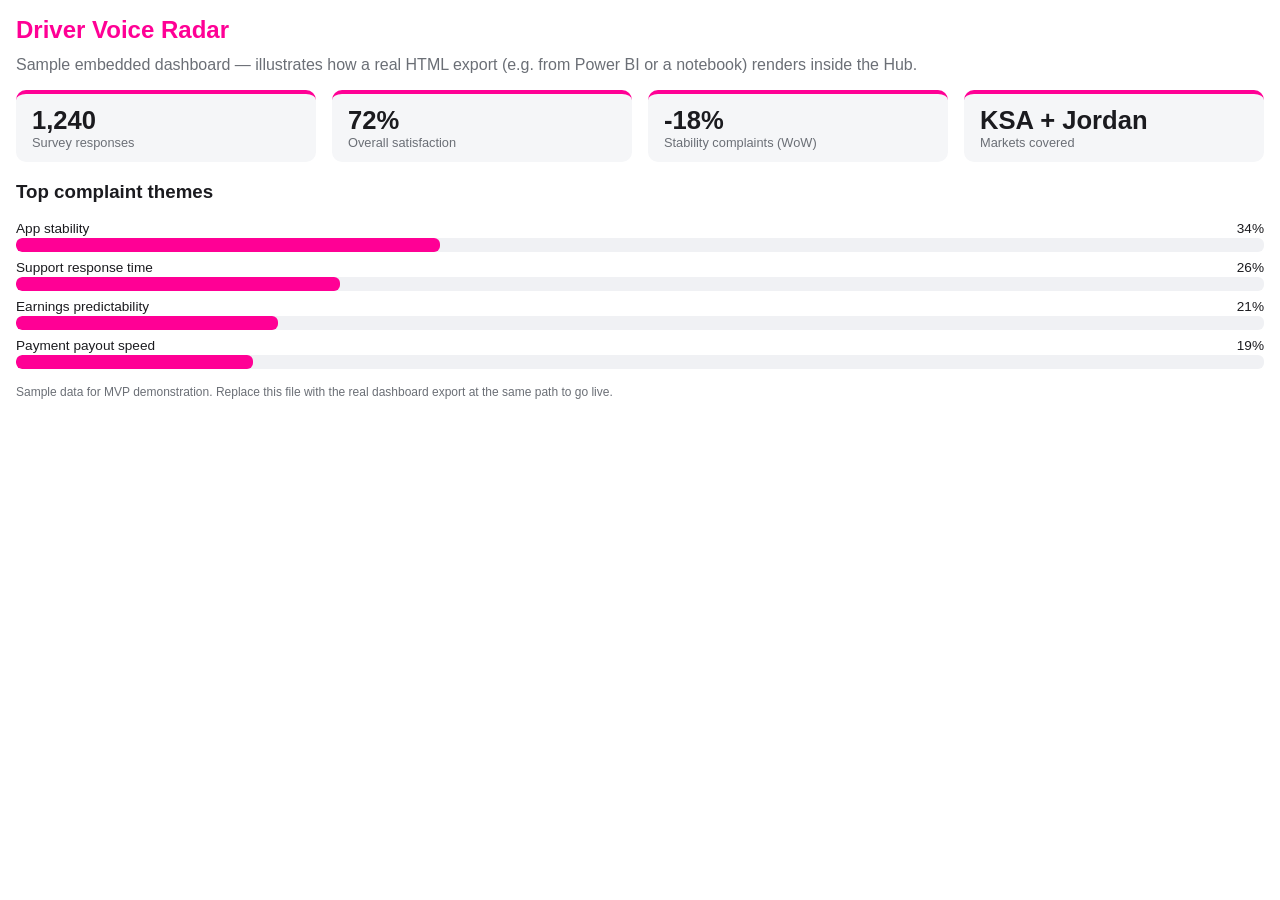
<file: dashboard_files/driver_voice_radar.html>
<!DOCTYPE html>
<html lang="en">
<head>
<meta charset="UTF-8" />
<title>Driver Voice Radar - Sample Dashboard</title>
<style>
  body { font-family: 'Poppins', Arial, sans-serif; margin: 0; padding: 16px; background: #ffffff; color: #1B1B1F; }
  h2 { color: #FF0095; margin-top: 0; }
  .row { display: flex; gap: 16px; flex-wrap: wrap; margin-bottom: 16px; }
  .stat { flex: 1; min-width: 140px; background: #F5F6F8; border-top: 4px solid #FF0095; border-radius: 10px; padding: 12px 16px; }
  .stat .value { font-size: 1.6rem; font-weight: 700; }
  .stat .label { font-size: 0.8rem; color: #6B6F76; }
  .bar-wrap { margin-bottom: 8px; }
  .bar-label { font-size: 0.85rem; margin-bottom: 2px; display: flex; justify-content: space-between; }
  .bar-bg { background: #F0F1F4; border-radius: 6px; height: 14px; overflow: hidden; }
  .bar-fill { background: #FF0095; height: 100%; border-radius: 6px; }
  .note { font-size: 0.75rem; color: #6B6F76; margin-top: 16px; }
</style>
</head>
<body>
  <h2>Driver Voice Radar</h2>
  <p style="color:#6B6F76; margin-top:-8px;">Sample embedded dashboard &mdash; illustrates how a real HTML export (e.g. from Power BI or a notebook) renders inside the Hub.</p>

  <div class="row">
    <div class="stat"><div class="value">1,240</div><div class="label">Survey responses</div></div>
    <div class="stat"><div class="value">72%</div><div class="label">Overall satisfaction</div></div>
    <div class="stat"><div class="value">-18%</div><div class="label">Stability complaints (WoW)</div></div>
    <div class="stat"><div class="value">KSA + Jordan</div><div class="label">Markets covered</div></div>
  </div>

  <h3>Top complaint themes</h3>
  <div class="bar-wrap">
    <div class="bar-label"><span>App stability</span><span>34%</span></div>
    <div class="bar-bg"><div class="bar-fill" style="width:34%"></div></div>
  </div>
  <div class="bar-wrap">
    <div class="bar-label"><span>Support response time</span><span>26%</span></div>
    <div class="bar-bg"><div class="bar-fill" style="width:26%"></div></div>
  </div>
  <div class="bar-wrap">
    <div class="bar-label"><span>Earnings predictability</span><span>21%</span></div>
    <div class="bar-bg"><div class="bar-fill" style="width:21%"></div></div>
  </div>
  <div class="bar-wrap">
    <div class="bar-label"><span>Payment payout speed</span><span>19%</span></div>
    <div class="bar-bg"><div class="bar-fill" style="width:19%"></div></div>
  </div>

  <p class="note">Sample data for MVP demonstration. Replace this file with the real dashboard export at the same path to go live.</p>
</body>
</html>
</file>
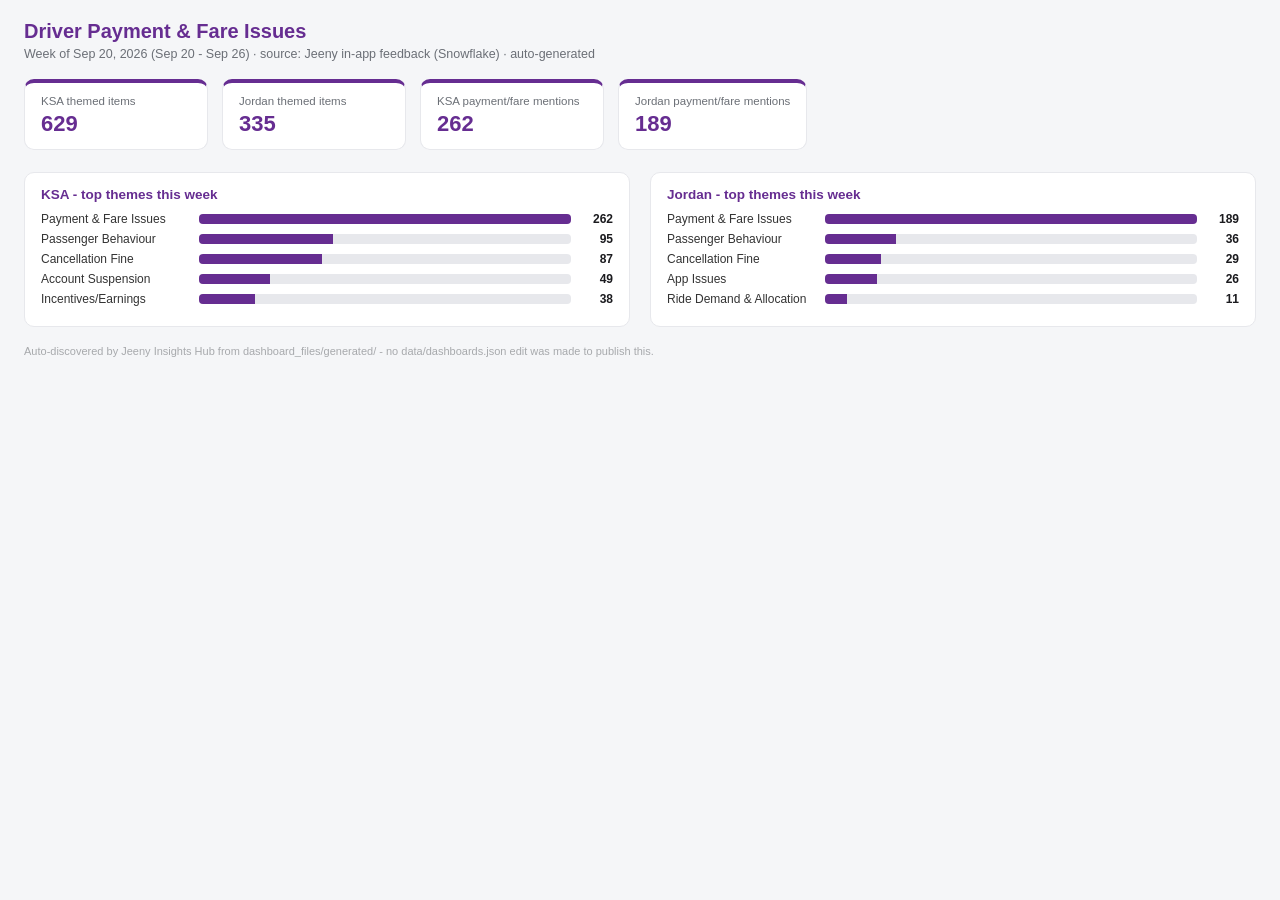
<file: dashboard_files/generated/driver-payment-fare-2026-09-20.html>
<!DOCTYPE html>
<html lang="en">
<head>
<meta charset="UTF-8" />
<title>Driver Payment & Fare Issues - Week of Sep 20</title>
<style>
  body { font-family: 'Poppins', -apple-system, sans-serif; margin: 0; padding: 20px 24px; background: #F5F6F8; color: #1B1B1F; }
  h1 { color: #662D91; font-size: 20px; margin: 0 0 4px; }
  .sub { color: #6B6F76; font-size: 12.5px; margin-bottom: 18px; }
  .tiles { display: flex; gap: 14px; margin-bottom: 22px; flex-wrap: wrap; }
  .tile { background: #fff; border: 1px solid #E7E8EC; border-top: 4px solid #662D91; border-radius: 10px; padding: 12px 16px; min-width: 150px; }
  .tile .label { font-size: 11.5px; color: #6B6F76; margin-bottom: 4px; }
  .tile .value { font-size: 22px; font-weight: 700; color: #662D91; }
  .cols { display: flex; gap: 20px; flex-wrap: wrap; }
  .col { flex: 1; min-width: 300px; background: #fff; border: 1px solid #E7E8EC; border-radius: 10px; padding: 14px 16px; }
  .col h2 { font-size: 13.5px; color: #662D91; margin: 0 0 10px; }
  .row { display: flex; align-items: center; gap: 8px; margin-bottom: 6px; font-size: 12px; }
  .row .name { width: 150px; flex-shrink: 0; color: #333; }
  .bar-track { flex: 1; background: #E7E8EC; border-radius: 4px; height: 10px; overflow: hidden; }
  .bar-fill { height: 100%; background: #662D91; }
  .row .n { width: 34px; text-align: right; font-weight: 600; color: #1B1B1F; }
  footer { margin-top: 18px; font-size: 11px; color: #A7A9AC; }
</style>
</head>
<body>
  <h1>Driver Payment & Fare Issues</h1>
  <div class="sub">Week of Sep 20, 2026 (Sep 20 - Sep 26) &middot; source: Jeeny in-app feedback (Snowflake) &middot; auto-generated</div>

  <div class="tiles">
    <div class="tile"><div class="label">KSA themed items</div><div class="value">629</div></div>
    <div class="tile"><div class="label">Jordan themed items</div><div class="value">335</div></div>
    <div class="tile"><div class="label">KSA payment/fare mentions</div><div class="value">262</div></div>
    <div class="tile"><div class="label">Jordan payment/fare mentions</div><div class="value">189</div></div>
  </div>

  <div class="cols">
    <div class="col">
      <h2>KSA - top themes this week</h2>
      <div class="row"><div class="name">Payment & Fare Issues</div><div class="bar-track"><div class="bar-fill" style="width:100%"></div></div><div class="n">262</div></div>
      <div class="row"><div class="name">Passenger Behaviour</div><div class="bar-track"><div class="bar-fill" style="width:36%"></div></div><div class="n">95</div></div>
      <div class="row"><div class="name">Cancellation Fine</div><div class="bar-track"><div class="bar-fill" style="width:33%"></div></div><div class="n">87</div></div>
      <div class="row"><div class="name">Account Suspension</div><div class="bar-track"><div class="bar-fill" style="width:19%"></div></div><div class="n">49</div></div>
      <div class="row"><div class="name">Incentives/Earnings</div><div class="bar-track"><div class="bar-fill" style="width:15%"></div></div><div class="n">38</div></div>
    </div>
    <div class="col">
      <h2>Jordan - top themes this week</h2>
      <div class="row"><div class="name">Payment & Fare Issues</div><div class="bar-track"><div class="bar-fill" style="width:100%"></div></div><div class="n">189</div></div>
      <div class="row"><div class="name">Passenger Behaviour</div><div class="bar-track"><div class="bar-fill" style="width:19%"></div></div><div class="n">36</div></div>
      <div class="row"><div class="name">Cancellation Fine</div><div class="bar-track"><div class="bar-fill" style="width:15%"></div></div><div class="n">29</div></div>
      <div class="row"><div class="name">App Issues</div><div class="bar-track"><div class="bar-fill" style="width:14%"></div></div><div class="n">26</div></div>
      <div class="row"><div class="name">Ride Demand & Allocation</div><div class="bar-track"><div class="bar-fill" style="width:6%"></div></div><div class="n">11</div></div>
    </div>
  </div>

  <footer>Auto-discovered by Jeeny Insights Hub from dashboard_files/generated/ - no data/dashboards.json edit was made to publish this.</footer>
</body>
</html>
</file>
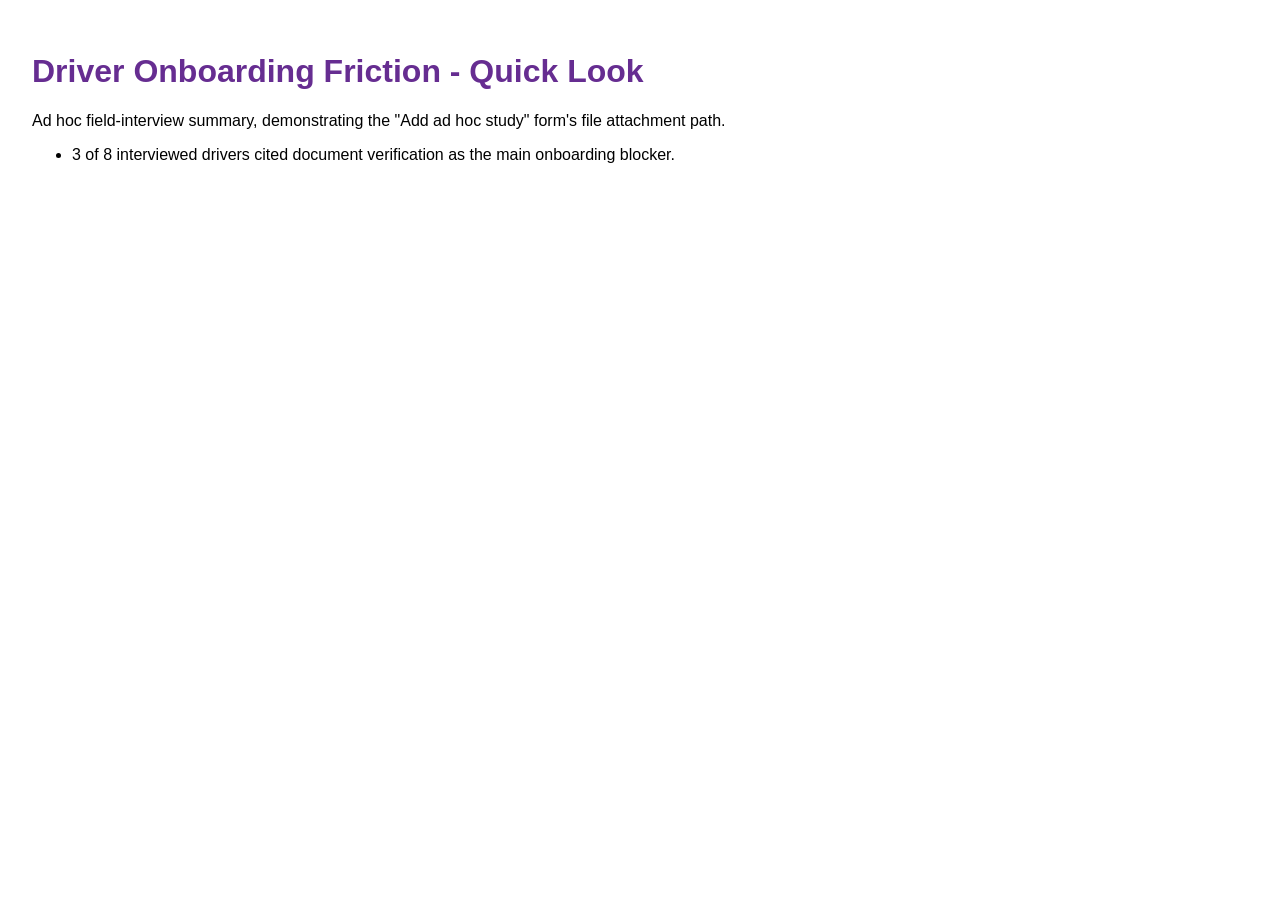
<file: dashboard_files/runs/adhoc-driver-onboarding-friction-quick-look/adhoc-driver-onboarding-friction-quick-look-2026-09-22.html>
<!DOCTYPE html>
<html><head><meta charset="utf-8"><title>Demo ad hoc report</title></head>
<body style="font-family:sans-serif;padding:24px;">
<h1 style="color:#662D91;">Driver Onboarding Friction - Quick Look</h1>
<p>Ad hoc field-interview summary, demonstrating the "Add ad hoc study" form's file attachment path.</p>
<ul><li>3 of 8 interviewed drivers cited document verification as the main onboarding blocker.</li></ul>
</body></html>
</file>
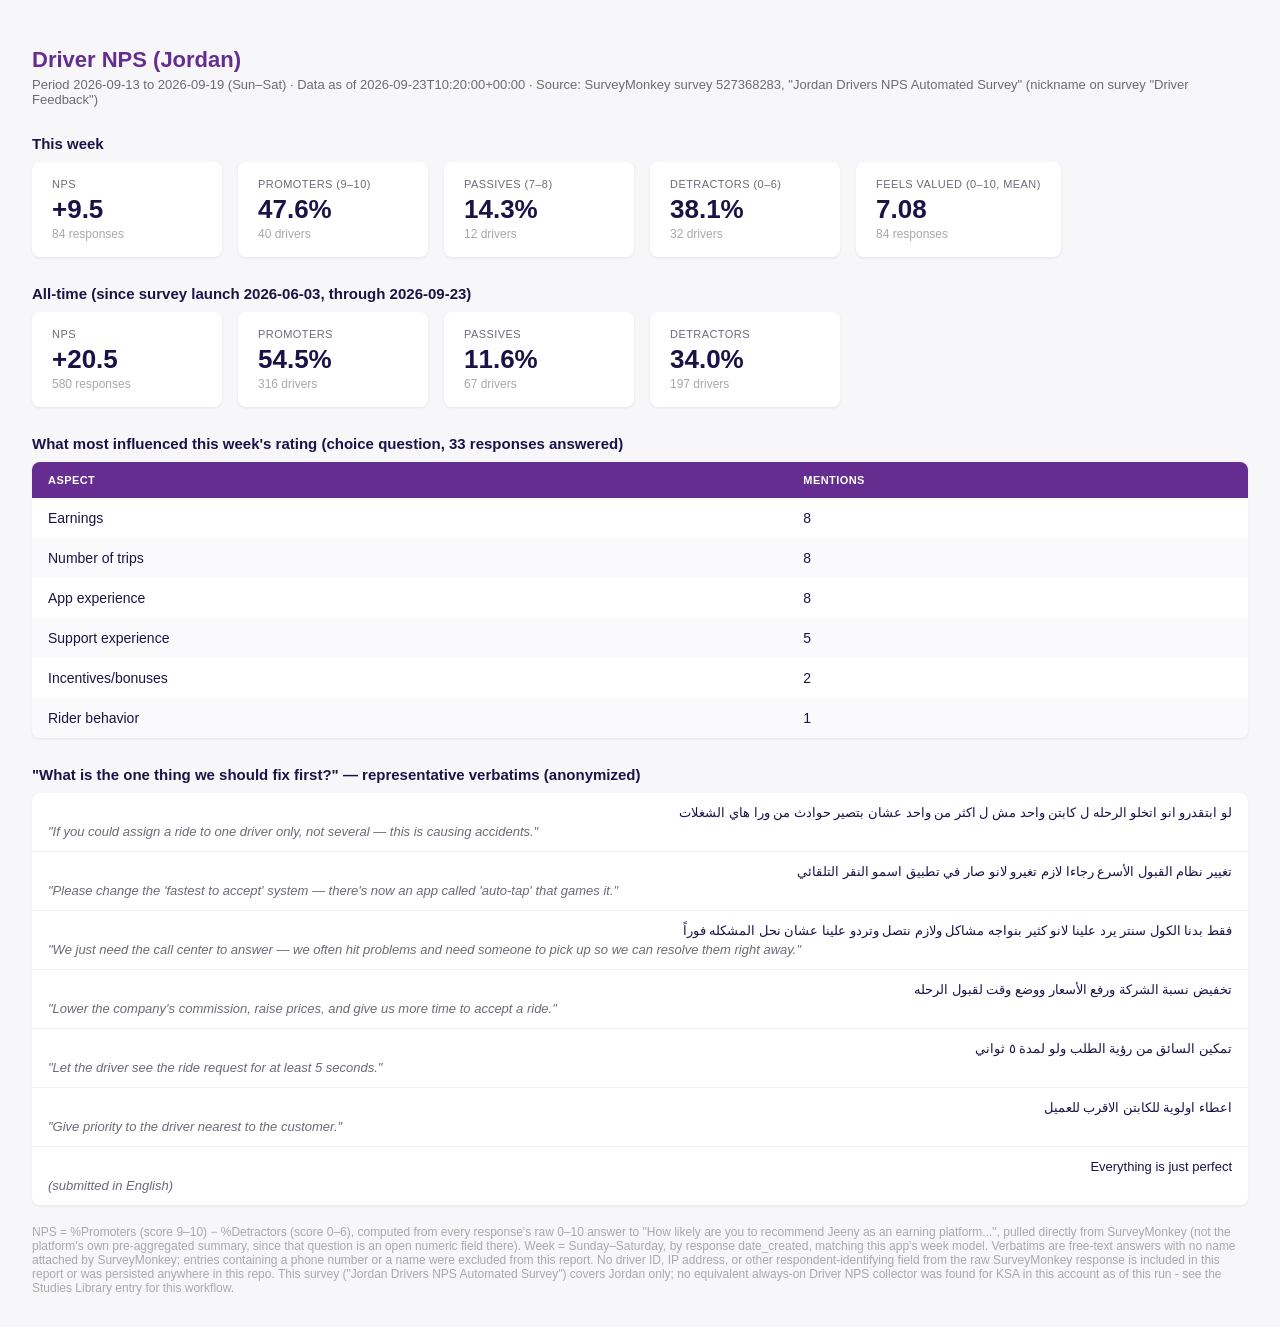
<file: dashboard_files/runs/wf-driver-nps/wf-driver-nps-2026-09-13.html>
<!DOCTYPE html>
<html lang="en">
<head>
<meta charset="utf-8">
<title>Driver NPS (Jordan) - 2026-09-13 to 2026-09-19</title>
<style>
  body { font-family: -apple-system, Segoe UI, Roboto, sans-serif; margin: 0; padding: 32px; background: #F7F7F9; color: #1A1347; }
  h1 { color: #662D91; font-size: 22px; margin-bottom: 4px; }
  h2 { color: #1A1347; font-size: 15px; margin: 28px 0 10px; }
  .caption { color: #6B6B76; font-size: 13px; margin-bottom: 24px; }
  .stat-row { display: flex; gap: 16px; margin-bottom: 8px; flex-wrap: wrap; }
  .stat-card { background: #fff; border-radius: 8px; box-shadow: 0 1px 3px rgba(0,0,0,0.08); padding: 16px 20px; min-width: 150px; }
  .stat-card .label { font-size: 11px; text-transform: uppercase; letter-spacing: 0.04em; color: #6B6B76; }
  .stat-card .value { font-size: 26px; font-weight: 700; color: #1A1347; margin-top: 4px; }
  .stat-card .sub { font-size: 12px; color: #A7A9AC; margin-top: 2px; }
  table { width: 100%; border-collapse: collapse; background: #fff; border-radius: 8px; overflow: hidden; box-shadow: 0 1px 3px rgba(0,0,0,0.08); }
  th, td { padding: 12px 16px; text-align: left; font-size: 14px; }
  th { background: #662D91; color: #fff; font-size: 11px; text-transform: uppercase; letter-spacing: 0.04em; }
  tr:nth-child(even) { background: #FAFAFC; }
  ul.quotes { list-style: none; margin: 0; padding: 0; background: #fff; border-radius: 8px; box-shadow: 0 1px 3px rgba(0,0,0,0.08); }
  ul.quotes li { padding: 12px 16px; border-bottom: 1px solid #F0F0F3; font-size: 13px; }
  ul.quotes li:last-child { border-bottom: none; }
  ul.quotes .orig { color: #1A1347; direction: rtl; text-align: right; margin-bottom: 4px; }
  ul.quotes .en { color: #6B6B76; font-style: italic; }
  .note { margin-top: 20px; font-size: 12px; color: #A7A9AC; }
</style>
</head>
<body>
  <h1>Driver NPS (Jordan)</h1>
  <div class="caption">
    Period 2026-09-13 to 2026-09-19 (Sun&ndash;Sat) &middot;
    Data as of 2026-09-23T10:20:00+00:00 &middot;
    Source: SurveyMonkey survey 527368283, "Jordan Drivers NPS Automated Survey" (nickname on survey "Driver Feedback")
  </div>

  <h2>This week</h2>
  <div class="stat-row">
    <div class="stat-card"><div class="label">NPS</div><div class="value">+9.5</div><div class="sub">84 responses</div></div>
    <div class="stat-card"><div class="label">Promoters (9&ndash;10)</div><div class="value">47.6%</div><div class="sub">40 drivers</div></div>
    <div class="stat-card"><div class="label">Passives (7&ndash;8)</div><div class="value">14.3%</div><div class="sub">12 drivers</div></div>
    <div class="stat-card"><div class="label">Detractors (0&ndash;6)</div><div class="value">38.1%</div><div class="sub">32 drivers</div></div>
    <div class="stat-card"><div class="label">Feels valued (0&ndash;10, mean)</div><div class="value">7.08</div><div class="sub">84 responses</div></div>
  </div>

  <h2>All-time (since survey launch 2026-06-03, through 2026-09-23)</h2>
  <div class="stat-row">
    <div class="stat-card"><div class="label">NPS</div><div class="value">+20.5</div><div class="sub">580 responses</div></div>
    <div class="stat-card"><div class="label">Promoters</div><div class="value">54.5%</div><div class="sub">316 drivers</div></div>
    <div class="stat-card"><div class="label">Passives</div><div class="value">11.6%</div><div class="sub">67 drivers</div></div>
    <div class="stat-card"><div class="label">Detractors</div><div class="value">34.0%</div><div class="sub">197 drivers</div></div>
  </div>

  <h2>What most influenced this week's rating (choice question, 33 responses answered)</h2>
  <table>
    <thead><tr><th>Aspect</th><th>Mentions</th></tr></thead>
    <tbody>
      <tr><td>Earnings</td><td>8</td></tr>
      <tr><td>Number of trips</td><td>8</td></tr>
      <tr><td>App experience</td><td>8</td></tr>
      <tr><td>Support experience</td><td>5</td></tr>
      <tr><td>Incentives/bonuses</td><td>2</td></tr>
      <tr><td>Rider behavior</td><td>1</td></tr>
    </tbody>
  </table>

  <h2>"What is the one thing we should fix first?" &mdash; representative verbatims (anonymized)</h2>
  <ul class="quotes">
    <li>
      <div class="orig">لو ابتقدرو انو اتخلو الرحله ل كابتن واحد مش ل اكثر من واحد عشان بتصير حوادث من ورا هاي الشغلات</div>
      <div class="en">"If you could assign a ride to one driver only, not several &mdash; this is causing accidents."</div>
    </li>
    <li>
      <div class="orig">تغيير نظام القبول الأسرع رجاءا لازم تغيرو لانو صار في تطبيق اسمو النقر التلقائي</div>
      <div class="en">"Please change the 'fastest to accept' system &mdash; there's now an app called 'auto-tap' that games it."</div>
    </li>
    <li>
      <div class="orig">فقط بدنا الكول سنتر يرد علينا لانو كثير بنواجه مشاكل ولازم نتصل وتردو علينا عشان نحل المشكله فوراً</div>
      <div class="en">"We just need the call center to answer &mdash; we often hit problems and need someone to pick up so we can resolve them right away."</div>
    </li>
    <li>
      <div class="orig">تخفيض نسبة الشركة ورفع الأسعار ووضع وقت لقبول الرحله</div>
      <div class="en">"Lower the company's commission, raise prices, and give us more time to accept a ride."</div>
    </li>
    <li>
      <div class="orig">تمكين السائق من رؤية الطلب ولو لمدة ٥ ثواني</div>
      <div class="en">"Let the driver see the ride request for at least 5 seconds."</div>
    </li>
    <li>
      <div class="orig">اعطاء اولوية للكابتن الاقرب للعميل</div>
      <div class="en">"Give priority to the driver nearest to the customer."</div>
    </li>
    <li>
      <div class="orig">Everything is just perfect</div>
      <div class="en">(submitted in English)</div>
    </li>
  </ul>

  <div class="note">
    NPS = %Promoters (score 9&ndash;10) &minus; %Detractors (score 0&ndash;6), computed from every response's raw 0&ndash;10 answer
    to "How likely are you to recommend Jeeny as an earning platform...", pulled directly from SurveyMonkey (not the
    platform's own pre-aggregated summary, since that question is an open numeric field there). Week = Sunday&ndash;Saturday,
    by response date_created, matching this app's week model. Verbatims are free-text answers with no name attached by
    SurveyMonkey; entries containing a phone number or a name were excluded from this report. No driver ID, IP address,
    or other respondent-identifying field from the raw SurveyMonkey response is included in this report or was persisted
    anywhere in this repo. This survey ("Jordan Drivers NPS Automated Survey") covers Jordan only; no equivalent
    always-on Driver NPS collector was found for KSA in this account as of this run - see the Studies Library entry
    for this workflow.
  </div>
</body>
</html>
</file>
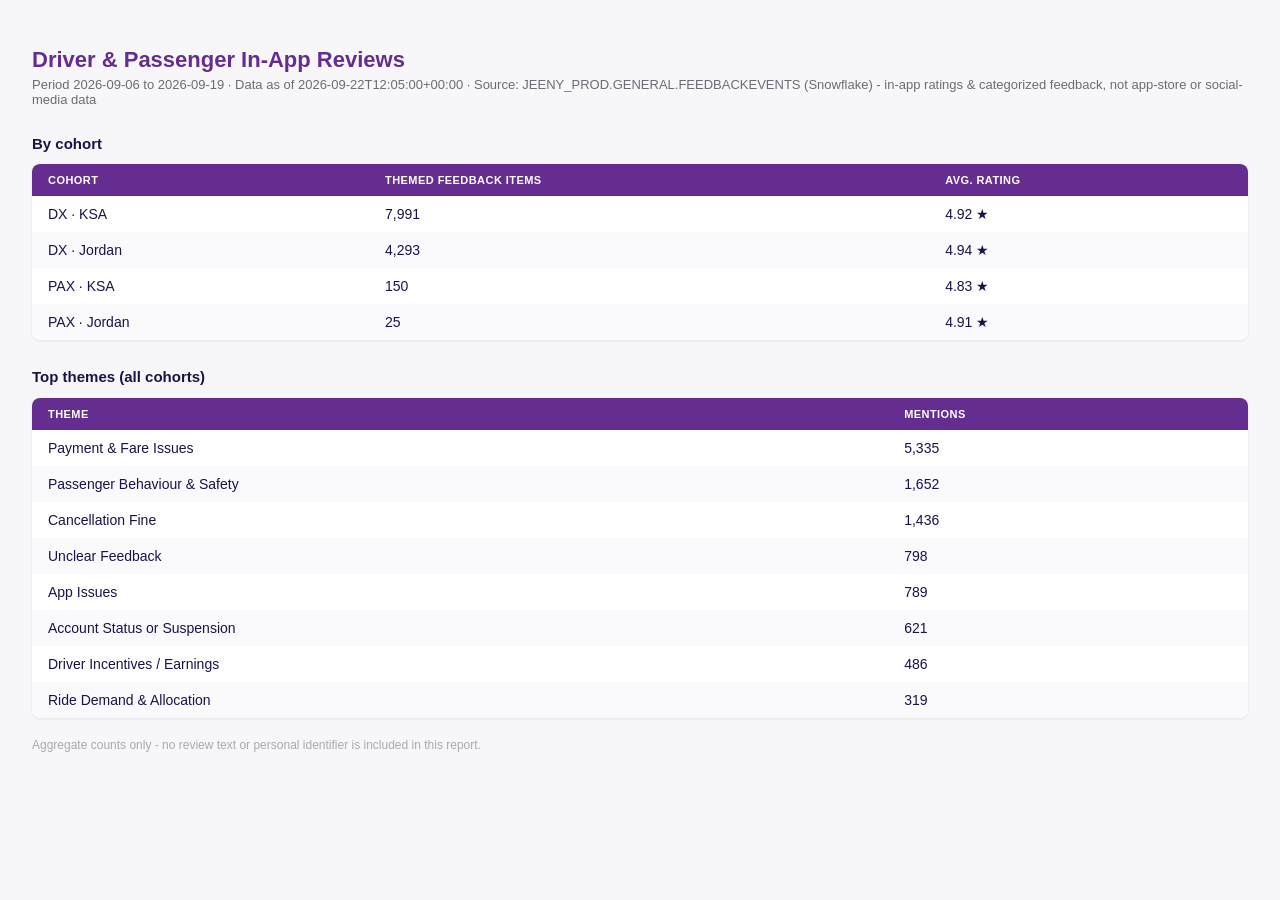
<file: dashboard_files/runs/wf-in-app-reviews/wf-in-app-reviews-2026-09-06.html>
<!DOCTYPE html>
<html lang="en">
<head>
<meta charset="utf-8">
<title>In-App Reviews - 2026-09-06 to 2026-09-19</title>
<style>
  body { font-family: -apple-system, Segoe UI, Roboto, sans-serif; margin: 0; padding: 32px; background: #F7F7F9; color: #1A1347; }
  h1 { color: #662D91; font-size: 22px; margin-bottom: 4px; }
  h2 { color: #1A1347; font-size: 15px; margin-top: 28px; }
  .caption { color: #6B6B76; font-size: 13px; margin-bottom: 16px; }
  table { width: 100%; border-collapse: collapse; background: #fff; border-radius: 8px; overflow: hidden; box-shadow: 0 1px 3px rgba(0,0,0,0.08); }
  th, td { padding: 10px 16px; text-align: left; font-size: 14px; }
  th { background: #662D91; color: #fff; font-size: 11px; text-transform: uppercase; letter-spacing: 0.04em; }
  tr:nth-child(even) { background: #FAFAFC; }
  .note { margin-top: 20px; font-size: 12px; color: #A7A9AC; }
</style>
</head>
<body>
  <h1>Driver &amp; Passenger In-App Reviews</h1>
  <div class="caption">
    Period 2026-09-06 to 2026-09-19 &middot;
    Data as of 2026-09-22T12:05:00+00:00 &middot;
    Source: JEENY_PROD.GENERAL.FEEDBACKEVENTS (Snowflake) - in-app ratings &amp; categorized feedback, not app-store or social-media data
  </div>
  <h2>By cohort</h2>
  <table>
    <thead><tr><th>Cohort</th><th>Themed feedback items</th><th>Avg. rating</th></tr></thead>
    <tbody>
        <tr>
          <td>DX · KSA</td>
          <td>7,991</td>
          <td>4.92 ★</td>
        </tr>
        <tr>
          <td>DX · Jordan</td>
          <td>4,293</td>
          <td>4.94 ★</td>
        </tr>
        <tr>
          <td>PAX · KSA</td>
          <td>150</td>
          <td>4.83 ★</td>
        </tr>
        <tr>
          <td>PAX · Jordan</td>
          <td>25</td>
          <td>4.91 ★</td>
        </tr></tbody>
  </table>
  <h2>Top themes (all cohorts)</h2>
  <table>
    <thead><tr><th>Theme</th><th>Mentions</th></tr></thead>
    <tbody><tr><td>Payment &amp; Fare Issues</td><td>5,335</td></tr><tr><td>Passenger Behaviour &amp; Safety</td><td>1,652</td></tr><tr><td>Cancellation Fine</td><td>1,436</td></tr><tr><td>Unclear Feedback</td><td>798</td></tr><tr><td>App Issues</td><td>789</td></tr><tr><td>Account Status or Suspension</td><td>621</td></tr><tr><td>Driver Incentives / Earnings</td><td>486</td></tr><tr><td>Ride Demand &amp; Allocation</td><td>319</td></tr></tbody>
  </table>
  <div class="note">
    Aggregate counts only - no review text or personal identifier is included in this report.
  </div>
</body>
</html>
</file>
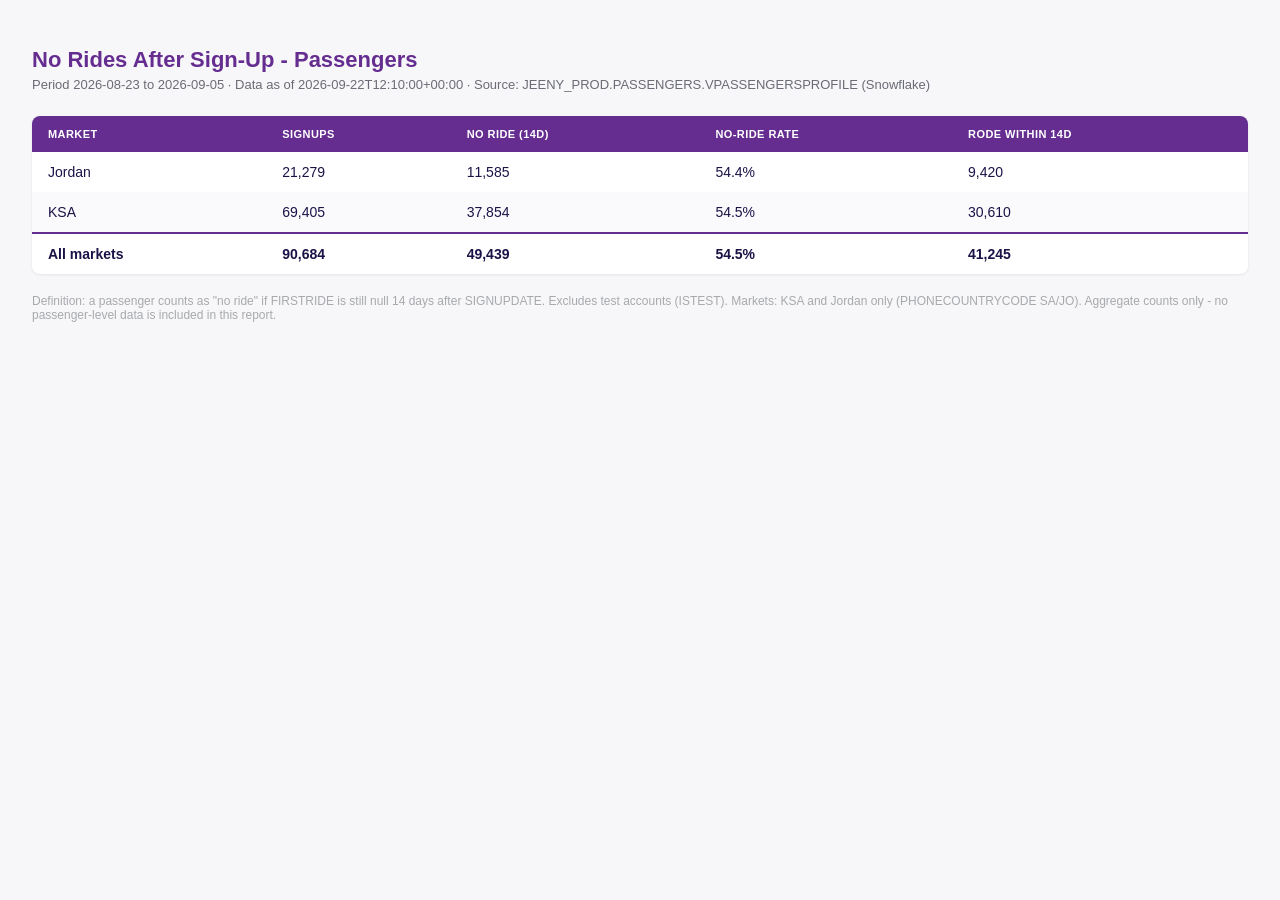
<file: dashboard_files/runs/wf-no-rides-after-signup/wf-no-rides-after-signup-2026-08-23.html>
<!DOCTYPE html>
<html lang="en">
<head>
<meta charset="utf-8">
<title>No Rides After Sign-Up - 2026-08-23 to 2026-09-05</title>
<style>
  body { font-family: -apple-system, Segoe UI, Roboto, sans-serif; margin: 0; padding: 32px; background: #F7F7F9; color: #1A1347; }
  h1 { color: #662D91; font-size: 22px; margin-bottom: 4px; }
  .caption { color: #6B6B76; font-size: 13px; margin-bottom: 24px; }
  table { width: 100%; border-collapse: collapse; background: #fff; border-radius: 8px; overflow: hidden; box-shadow: 0 1px 3px rgba(0,0,0,0.08); }
  th, td { padding: 12px 16px; text-align: left; font-size: 14px; }
  th { background: #662D91; color: #fff; font-size: 11px; text-transform: uppercase; letter-spacing: 0.04em; }
  tr:nth-child(even) { background: #FAFAFC; }
  tfoot td { font-weight: 700; border-top: 2px solid #662D91; }
  .note { margin-top: 20px; font-size: 12px; color: #A7A9AC; }
</style>
</head>
<body>
  <h1>No Rides After Sign-Up - Passengers</h1>
  <div class="caption">
    Period 2026-08-23 to 2026-09-05 &middot;
    Data as of 2026-09-22T12:10:00+00:00 &middot;
    Source: JEENY_PROD.PASSENGERS.VPASSENGERSPROFILE (Snowflake)
  </div>
  <table>
    <thead>
      <tr><th>Market</th><th>Signups</th><th>No ride (14d)</th><th>No-ride rate</th><th>Rode within 14d</th></tr>
    </thead>
    <tbody>
        <tr>
          <td>Jordan</td>
          <td>21,279</td>
          <td>11,585</td>
          <td>54.4%</td>
          <td>9,420</td>
        </tr>
        <tr>
          <td>KSA</td>
          <td>69,405</td>
          <td>37,854</td>
          <td>54.5%</td>
          <td>30,610</td>
        </tr>
    </tbody>
    <tfoot>
      <tr><td>All markets</td><td>90,684</td><td>49,439</td><td>54.5%</td><td>41,245</td></tr>
    </tfoot>
  </table>
  <div class="note">
    Definition: a passenger counts as "no ride" if FIRSTRIDE is still null 14 days after SIGNUPDATE.
    Excludes test accounts (ISTEST). Markets: KSA and Jordan only (PHONECOUNTRYCODE SA/JO).
    Aggregate counts only - no passenger-level data is included in this report.
  </div>
</body>
</html>
</file>
